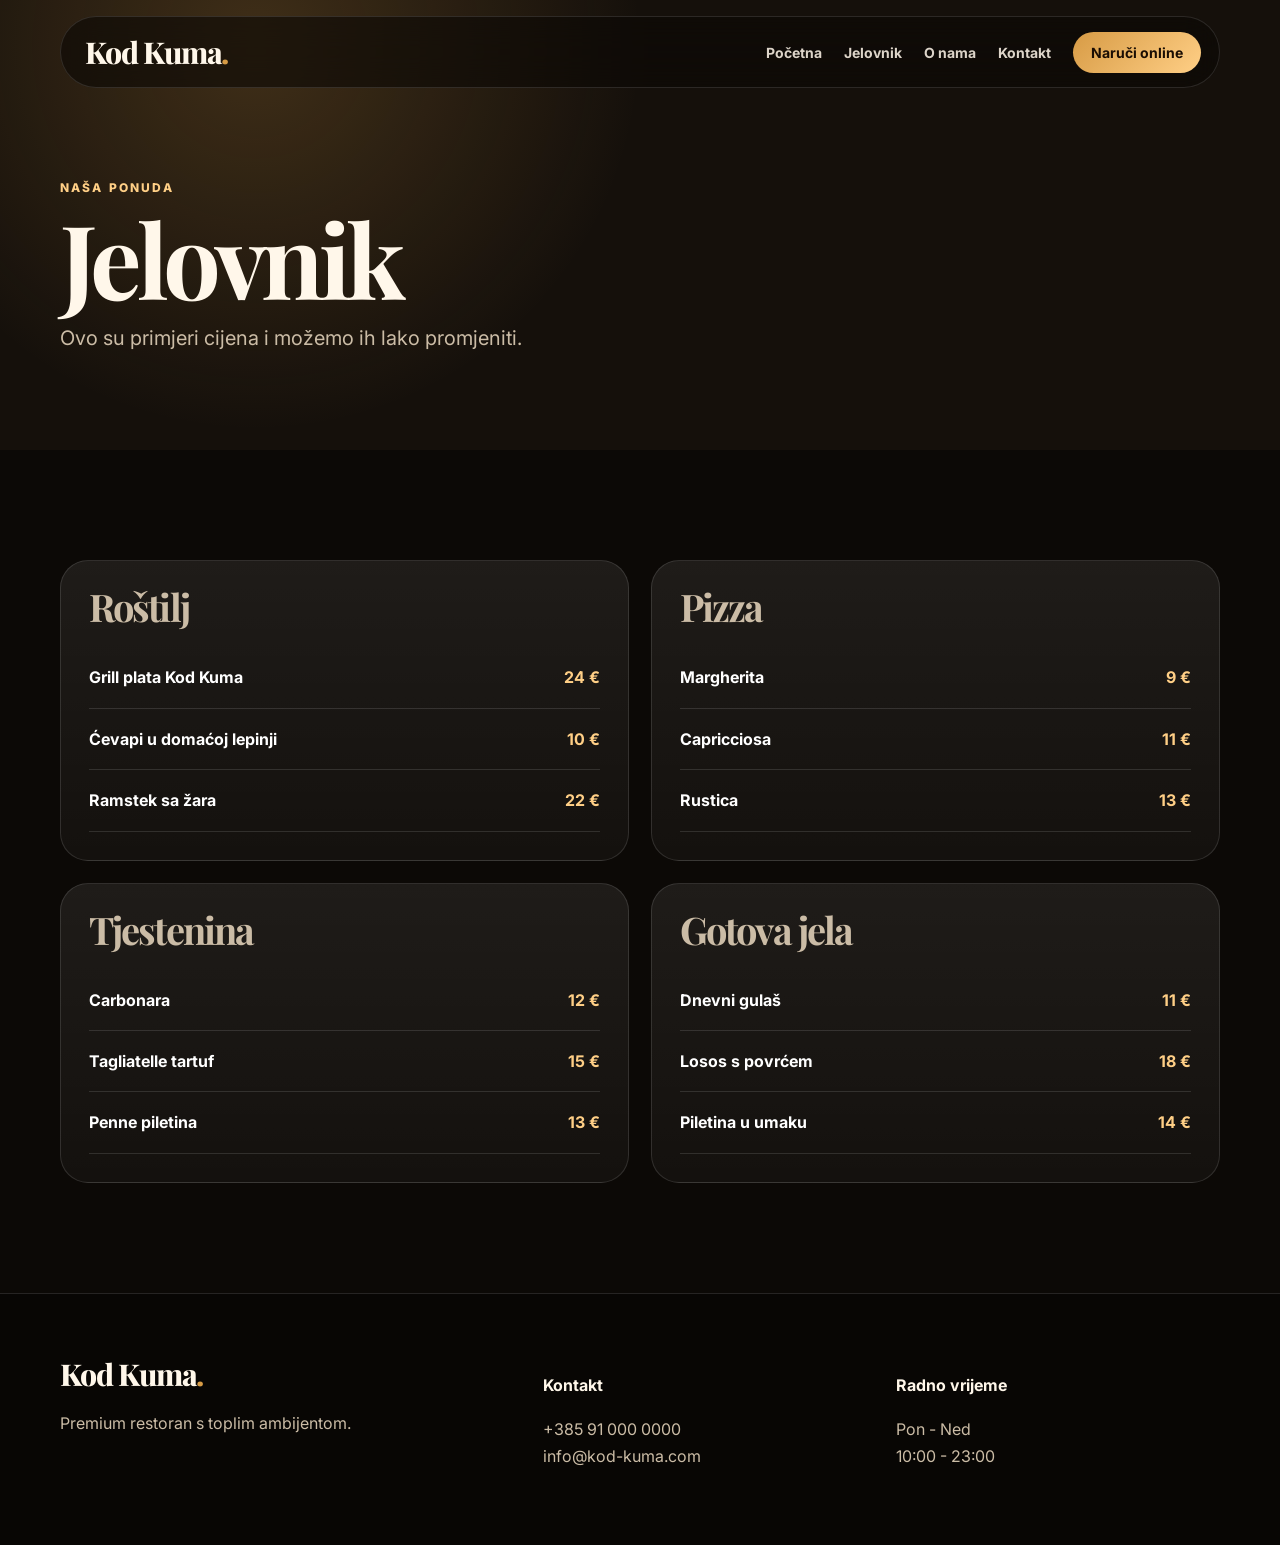
<file: jelovnik.html>
<!doctype html><html lang="hr"><head><meta charset="utf-8"><meta name="viewport" content="width=device-width, initial-scale=1"><title>Jelovnik | Restoran Kod Kuma</title><link rel="preconnect" href="https://fonts.googleapis.com"><link rel="preconnect" href="https://fonts.gstatic.com" crossorigin><link href="https://fonts.googleapis.com/css2?family=Inter:wght@400;500;600;700;800&family=Playfair+Display:wght@600;700;800&display=swap" rel="stylesheet"><link rel="stylesheet" href="assets/css/style.css"></head><body>
<header class="site-header"><a class="logo" href="index.html">Kod Kuma<span>.</span></a><button class="menu-toggle" aria-label="Otvori meni">☰</button><nav class="nav"><a href="index.html">Početna</a><a href="jelovnik.html">Jelovnik</a><a href="o-nama.html">O nama</a><a href="kontakt.html">Kontakt</a><a class="nav-cta" href="narudzba.html">Naruči online</a></nav></header>
<main><section class="page-hero"><div class="container"><p class="eyebrow">Naša ponuda</p><h1>Jelovnik</h1><p>Ovo su primjeri cijena i možemo ih lako promjeniti.</p></div></section><section class="section-padding"><div class="container menu-grid">
<div class="menu-box"><h2>Roštilj</h2><div class="menu-item"><span>Grill plata Kod Kuma</span><b>24 €</b></div><div class="menu-item"><span>Ćevapi u domaćoj lepinji</span><b>10 €</b></div><div class="menu-item"><span>Ramstek sa žara</span><b>22 €</b></div></div>
<div class="menu-box"><h2>Pizza</h2><div class="menu-item"><span>Margherita</span><b>9 €</b></div><div class="menu-item"><span>Capricciosa</span><b>11 €</b></div><div class="menu-item"><span>Rustica</span><b>13 €</b></div></div>
<div class="menu-box"><h2>Tjestenina</h2><div class="menu-item"><span>Carbonara</span><b>12 €</b></div><div class="menu-item"><span>Tagliatelle tartuf</span><b>15 €</b></div><div class="menu-item"><span>Penne piletina</span><b>13 €</b></div></div>
<div class="menu-box"><h2>Gotova jela</h2><div class="menu-item"><span>Dnevni gulaš</span><b>11 €</b></div><div class="menu-item"><span>Losos s povrćem</span><b>18 €</b></div><div class="menu-item"><span>Piletina u umaku</span><b>14 €</b></div></div>
</div></section></main><footer class="footer"><div class="container footer-grid"><div><a class="logo" href="index.html">Kod Kuma<span>.</span></a><p>Premium restoran s toplim ambijentom.</p></div><div><h4>Kontakt</h4><p>+385 91 000 0000<br>info@kod-kuma.com</p></div><div><h4>Radno vrijeme</h4><p>Pon - Ned<br>10:00 - 23:00</p></div></div></footer><script src="assets/js/main.js"></script></body></html>
</file>
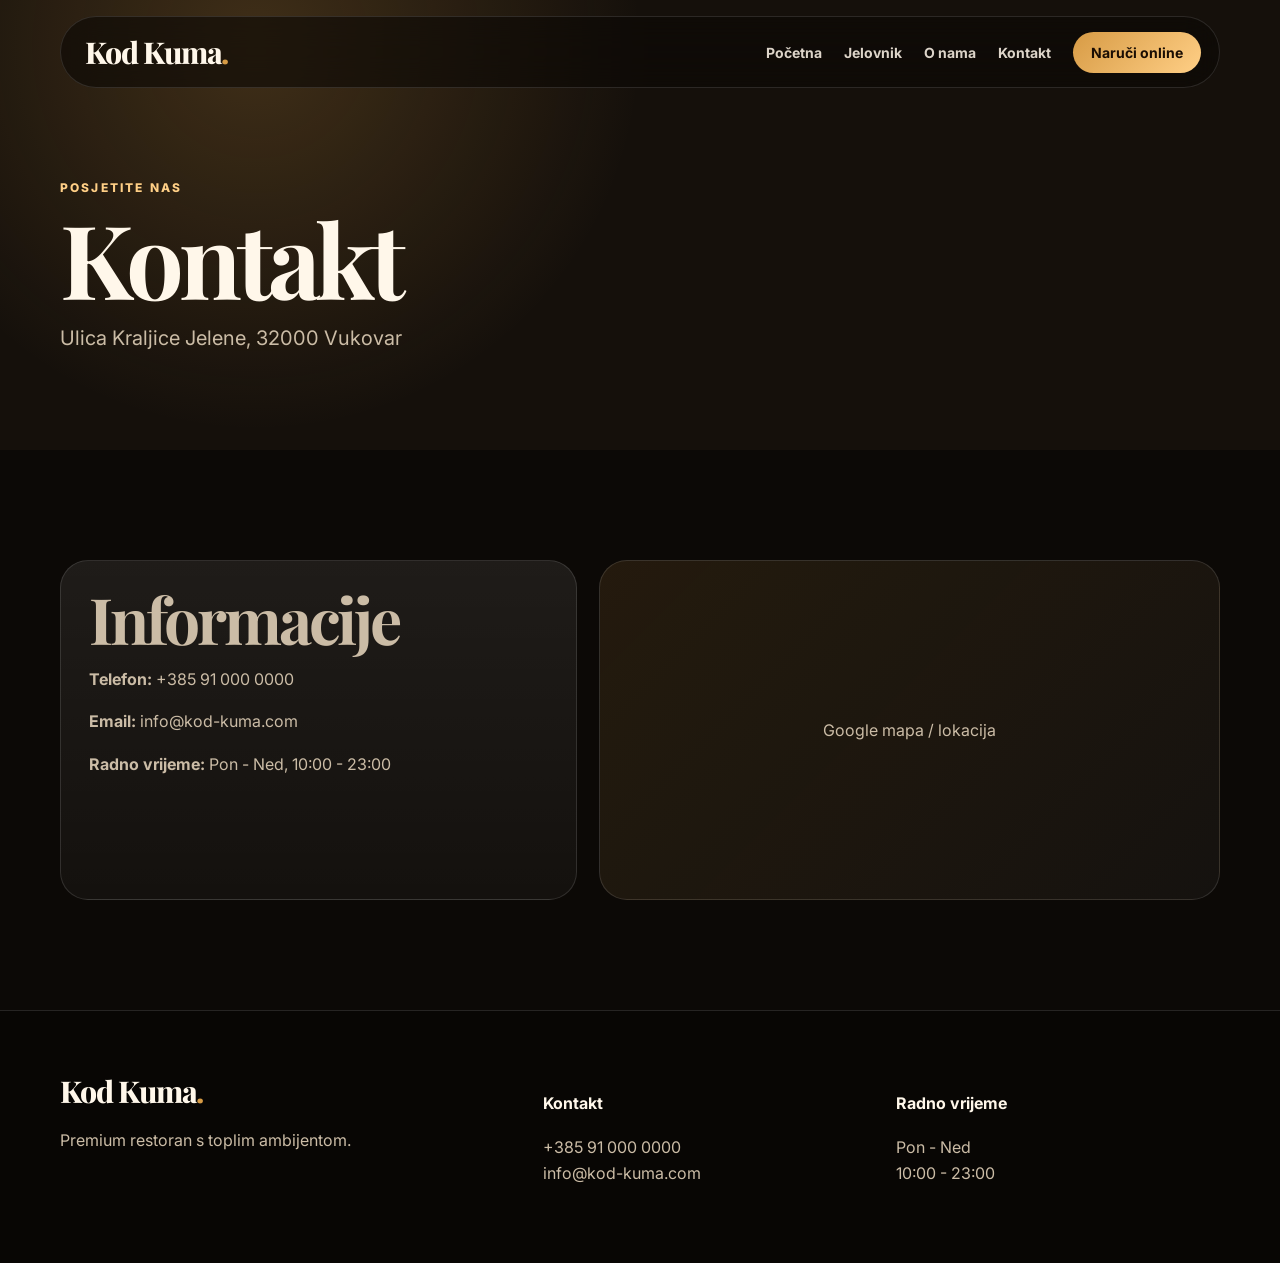
<file: kontakt.html>
<!doctype html><html lang="hr"><head><meta charset="utf-8"><meta name="viewport" content="width=device-width, initial-scale=1"><title>Kontakt | Restoran Kod Kuma</title><link rel="preconnect" href="https://fonts.googleapis.com"><link rel="preconnect" href="https://fonts.gstatic.com" crossorigin><link href="https://fonts.googleapis.com/css2?family=Inter:wght@400;500;600;700;800&family=Playfair+Display:wght@600;700;800&display=swap" rel="stylesheet"><link rel="stylesheet" href="assets/css/style.css"></head><body><header class="site-header"><a class="logo" href="index.html">Kod Kuma<span>.</span></a><button class="menu-toggle" aria-label="Otvori meni">☰</button><nav class="nav"><a href="index.html">Početna</a><a href="jelovnik.html">Jelovnik</a><a href="o-nama.html">O nama</a><a href="kontakt.html">Kontakt</a><a class="nav-cta" href="narudzba.html">Naruči online</a></nav></header><main><section class="page-hero"><div class="container"><p class="eyebrow">Posjetite nas</p><h1>Kontakt</h1><p>Ulica Kraljice Jelene, 32000 Vukovar</p></div></section><section class="section-padding"><div class="container contact-grid"><div class="contact-card"><h2>Informacije</h2><p><b>Telefon:</b> +385 91 000 0000</p><p><b>Email:</b> info@kod-kuma.com</p><p><b>Radno vrijeme:</b> Pon - Ned, 10:00 - 23:00</p></div><div class="map-placeholder">Google mapa / lokacija</div></div></section></main><footer class="footer"><div class="container footer-grid"><div><a class="logo" href="index.html">Kod Kuma<span>.</span></a><p>Premium restoran s toplim ambijentom.</p></div><div><h4>Kontakt</h4><p>+385 91 000 0000<br>info@kod-kuma.com</p></div><div><h4>Radno vrijeme</h4><p>Pon - Ned<br>10:00 - 23:00</p></div></div></footer><script src="assets/js/main.js"></script></body></html>
</file>
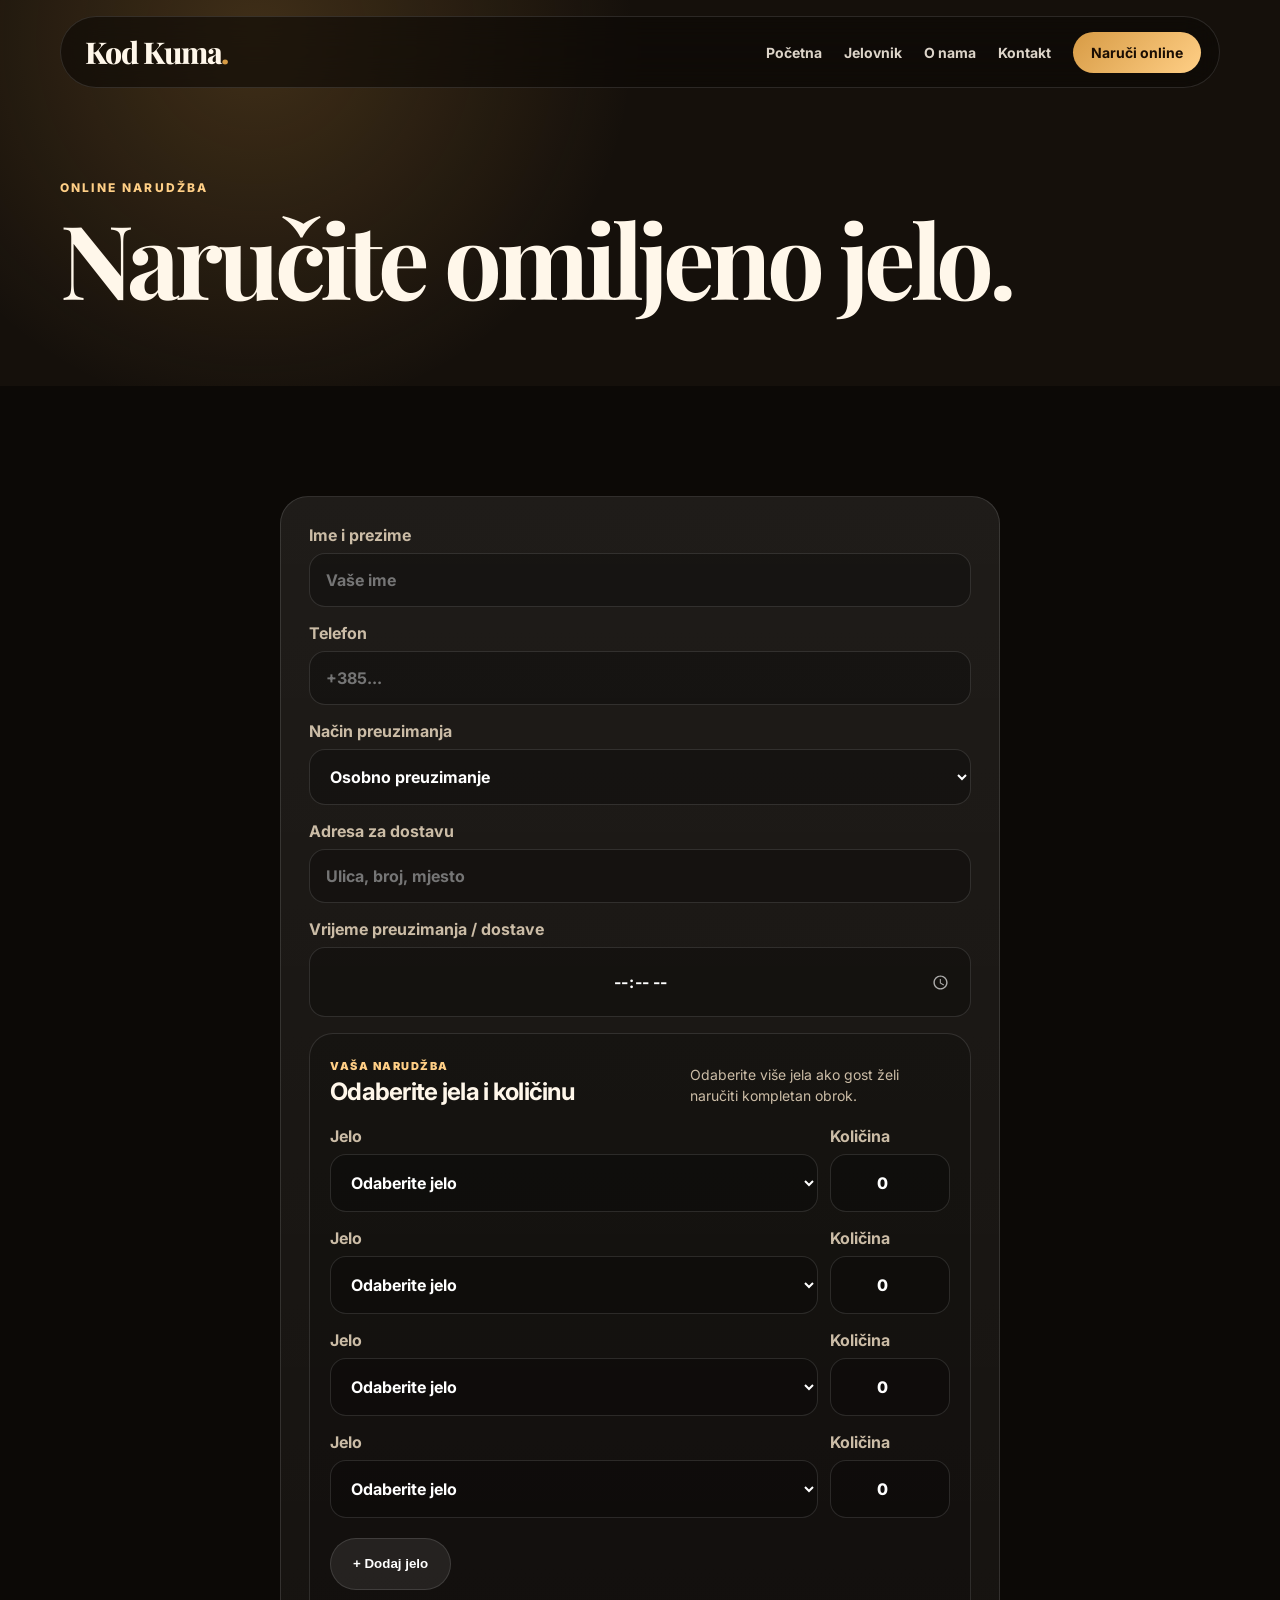
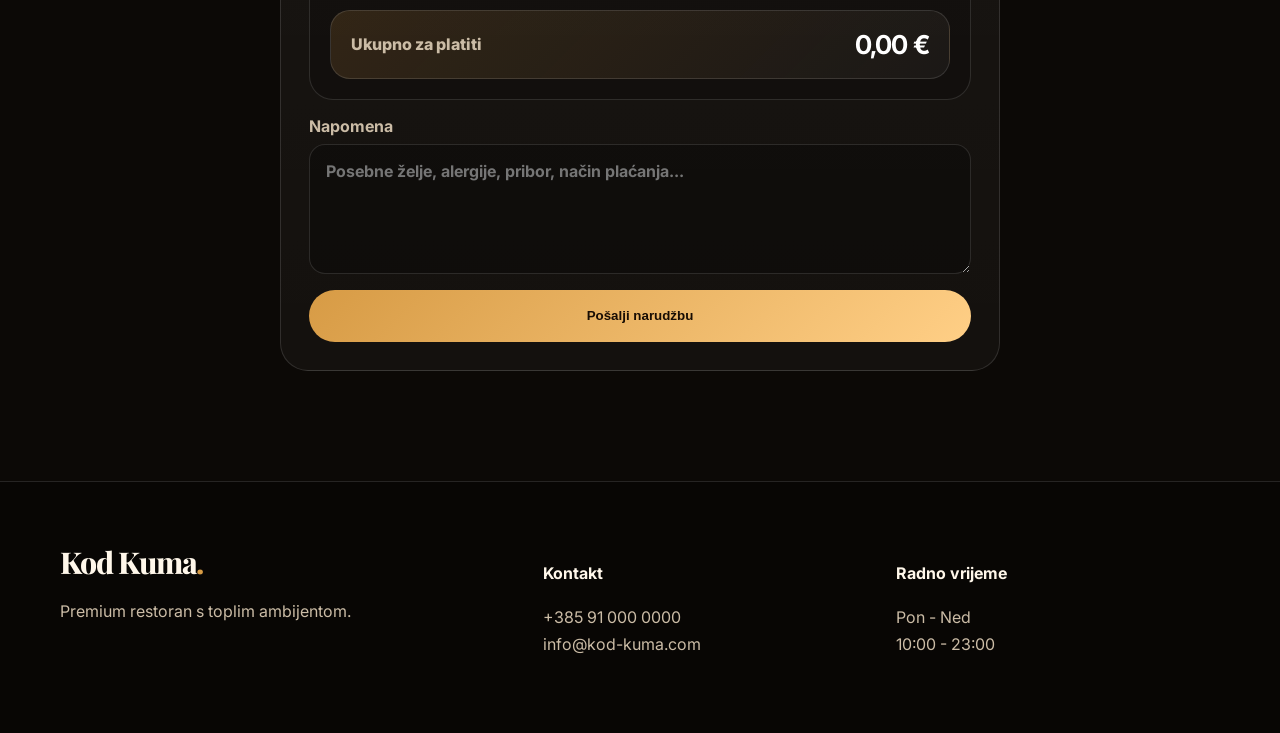
<file: narudzba.html>
<!doctype html>
<html lang="hr">
<head>
  <meta charset="utf-8" />
  <meta name="viewport" content="width=device-width, initial-scale=1" />
  <title>Online narudžba | Restoran Kod Kuma</title>
  <meta name="description" content="Naručite roštilj, pizzu, tjesteninu i gotova jela online." />
  <link rel="preconnect" href="https://fonts.googleapis.com">
  <link rel="preconnect" href="https://fonts.gstatic.com" crossorigin>
  <link href="https://fonts.googleapis.com/css2?family=Inter:wght@400;500;600;700;800&family=Playfair+Display:wght@600;700;800&display=swap" rel="stylesheet">
  <link rel="stylesheet" href="assets/css/style.css" />
</head>
<body>
  <header class="site-header">
    <a class="logo" href="index.html">Kod Kuma<span>.</span></a>
    <button class="menu-toggle" aria-label="Otvori meni">☰</button>
    <nav class="nav">
      <a href="index.html">Početna</a>
      <a href="jelovnik.html">Jelovnik</a>
      <a href="o-nama.html">O nama</a>
      <a href="kontakt.html">Kontakt</a>
      <a class="nav-cta" href="narudzba.html">Naruči online</a>
    </nav>
  </header>

  <main>
    <section class="page-hero">
      <div class="container">
        <p class="eyebrow">Online narudžba</p>
        <h1>Naručite omiljeno jelo.</h1>
      </div>
    </section>

    <section class="section-padding">
      <div class="container form-wrap">
        <form class="form" action="https://api.web3forms.com/submit" method="POST">
          <input type="hidden" name="access_key" value="OVDJE_UBACI_WEB3FORMS_ACCESS_KEY">
          <input type="hidden" name="subject" value="Nova online narudžba - Restoran Kod Kuma">
          <input type="hidden" name="from_name" value="Restoran Kod Kuma web stranica">
          <input type="checkbox" name="botcheck" class="hidden" style="display:none;">

          <label>Ime i prezime
            <input type="text" name="ime_i_prezime" placeholder="Vaše ime" required>
          </label>

          <label>Telefon
            <input type="tel" name="telefon" placeholder="+385..." required>
          </label>

          <label>Način preuzimanja
            <select name="nacin_preuzimanja" required>
              <option value="Osobno preuzimanje">Osobno preuzimanje</option>
              <option value="Dostava">Dostava</option>
            </select>
          </label>

          <label>Adresa za dostavu
            <input type="text" name="adresa" placeholder="Ulica, broj, mjesto">
          </label>

          <label class="centered-picker">Vrijeme preuzimanja / dostave
            <input type="time" name="vrijeme" aria-label="Odaberite vrijeme">
          </label>

          <div class="order-builder">
            <div class="order-builder-head">
              <div>
                <span class="small-label">Vaša narudžba</span>
                <h2>Odaberite jela i količinu</h2>
              </div>
              <p>Odaberite više jela ako gost želi naručiti kompletan obrok.</p>
            </div>

            <div class="order-row">
              <label>Jelo
                <select class="dish-select" name="jelo_1">
                  <option value="">Odaberite jelo</option>
                  <optgroup label="Roštilj">
                    <option value="Grill plata Kod Kuma - 24 €">Grill plata Kod Kuma - 24 €</option>
                    <option value="Ćevapi u domaćoj lepinji - 10 €">Ćevapi u domaćoj lepinji - 10 €</option>
                    <option value="Ramstek sa žara - 22 €">Ramstek sa žara - 22 €</option>
                  </optgroup>
                  <optgroup label="Pizza">
                    <option value="Margherita - 9 €">Margherita - 9 €</option>
                    <option value="Capricciosa - 11 €">Capricciosa - 11 €</option>
                    <option value="Rustica - 13 €">Rustica - 13 €</option>
                  </optgroup>
                  <optgroup label="Tjestenina">
                    <option value="Carbonara - 12 €">Carbonara - 12 €</option>
                    <option value="Tagliatelle tartuf - 15 €">Tagliatelle tartuf - 15 €</option>
                    <option value="Penne piletina - 13 €">Penne piletina - 13 €</option>
                  </optgroup>
                  <optgroup label="Gotova jela">
                    <option value="Dnevni gulaš - 11 €">Dnevni gulaš - 11 €</option>
                    <option value="Losos s povrćem - 18 €">Losos s povrćem - 18 €</option>
                    <option value="Piletina u umaku - 14 €">Piletina u umaku - 14 €</option>
                  </optgroup>
                </select>
              </label>
              <label>Količina
                <input class="dish-qty" type="number" name="kolicina_1" min="0" max="20" value="0">
              </label>
            </div>

            <div class="order-row">
              <label>Jelo
                <select class="dish-select" name="jelo_2">
                  <option value="">Odaberite jelo</option>
                  <optgroup label="Roštilj">
                    <option value="Grill plata Kod Kuma - 24 €">Grill plata Kod Kuma - 24 €</option>
                    <option value="Ćevapi u domaćoj lepinji - 10 €">Ćevapi u domaćoj lepinji - 10 €</option>
                    <option value="Ramstek sa žara - 22 €">Ramstek sa žara - 22 €</option>
                  </optgroup>
                  <optgroup label="Pizza">
                    <option value="Margherita - 9 €">Margherita - 9 €</option>
                    <option value="Capricciosa - 11 €">Capricciosa - 11 €</option>
                    <option value="Rustica - 13 €">Rustica - 13 €</option>
                  </optgroup>
                  <optgroup label="Tjestenina">
                    <option value="Carbonara - 12 €">Carbonara - 12 €</option>
                    <option value="Tagliatelle tartuf - 15 €">Tagliatelle tartuf - 15 €</option>
                    <option value="Penne piletina - 13 €">Penne piletina - 13 €</option>
                  </optgroup>
                  <optgroup label="Gotova jela">
                    <option value="Dnevni gulaš - 11 €">Dnevni gulaš - 11 €</option>
                    <option value="Losos s povrćem - 18 €">Losos s povrćem - 18 €</option>
                    <option value="Piletina u umaku - 14 €">Piletina u umaku - 14 €</option>
                  </optgroup>
                </select>
              </label>
              <label>Količina
                <input class="dish-qty" type="number" name="kolicina_2" min="0" max="20" value="0">
              </label>
            </div>

            <div class="order-row">
              <label>Jelo
                <select class="dish-select" name="jelo_3">
                  <option value="">Odaberite jelo</option>
                  <optgroup label="Roštilj">
                    <option value="Grill plata Kod Kuma - 24 €">Grill plata Kod Kuma - 24 €</option>
                    <option value="Ćevapi u domaćoj lepinji - 10 €">Ćevapi u domaćoj lepinji - 10 €</option>
                    <option value="Ramstek sa žara - 22 €">Ramstek sa žara - 22 €</option>
                  </optgroup>
                  <optgroup label="Pizza">
                    <option value="Margherita - 9 €">Margherita - 9 €</option>
                    <option value="Capricciosa - 11 €">Capricciosa - 11 €</option>
                    <option value="Rustica - 13 €">Rustica - 13 €</option>
                  </optgroup>
                  <optgroup label="Tjestenina">
                    <option value="Carbonara - 12 €">Carbonara - 12 €</option>
                    <option value="Tagliatelle tartuf - 15 €">Tagliatelle tartuf - 15 €</option>
                    <option value="Penne piletina - 13 €">Penne piletina - 13 €</option>
                  </optgroup>
                  <optgroup label="Gotova jela">
                    <option value="Dnevni gulaš - 11 €">Dnevni gulaš - 11 €</option>
                    <option value="Losos s povrćem - 18 €">Losos s povrćem - 18 €</option>
                    <option value="Piletina u umaku - 14 €">Piletina u umaku - 14 €</option>
                  </optgroup>
                </select>
              </label>
              <label>Količina
                <input class="dish-qty" type="number" name="kolicina_3" min="0" max="20" value="0">
              </label>
            </div>

            <div class="order-row">
              <label>Jelo
                <select class="dish-select" name="jelo_4">
                  <option value="">Odaberite jelo</option>
                  <optgroup label="Roštilj">
                    <option value="Grill plata Kod Kuma - 24 €">Grill plata Kod Kuma - 24 €</option>
                    <option value="Ćevapi u domaćoj lepinji - 10 €">Ćevapi u domaćoj lepinji - 10 €</option>
                    <option value="Ramstek sa žara - 22 €">Ramstek sa žara - 22 €</option>
                  </optgroup>
                  <optgroup label="Pizza">
                    <option value="Margherita - 9 €">Margherita - 9 €</option>
                    <option value="Capricciosa - 11 €">Capricciosa - 11 €</option>
                    <option value="Rustica - 13 €">Rustica - 13 €</option>
                  </optgroup>
                  <optgroup label="Tjestenina">
                    <option value="Carbonara - 12 €">Carbonara - 12 €</option>
                    <option value="Tagliatelle tartuf - 15 €">Tagliatelle tartuf - 15 €</option>
                    <option value="Penne piletina - 13 €">Penne piletina - 13 €</option>
                  </optgroup>
                  <optgroup label="Gotova jela">
                    <option value="Dnevni gulaš - 11 €">Dnevni gulaš - 11 €</option>
                    <option value="Losos s povrćem - 18 €">Losos s povrćem - 18 €</option>
                    <option value="Piletina u umaku - 14 €">Piletina u umaku - 14 €</option>
                  </optgroup>
                </select>
              </label>
              <label>Količina
                <input class="dish-qty" type="number" name="kolicina_4" min="0" max="20" value="0">
              </label>
            </div>

            <button class="btn ghost add-dish-btn" type="button" id="add-dish">+ Dodaj jelo</button>

            <div class="order-total-box">
              <span>Ukupno za platiti</span>
              <strong id="order-total">0 €</strong>
            </div>

            <input type="hidden" id="narudzba-summary" name="narudzba" value="">
            <input type="hidden" id="narudzba-total" name="ukupna_cijena" value="0 €">
          </div>

          <label>Napomena
            <textarea name="napomena" placeholder="Posebne želje, alergije, pribor, način plaćanja..."></textarea>
          </label>

          <button class="btn primary" type="submit">Pošalji narudžbu</button>
        </form>
      </div>
    </section>
  </main>

  <footer class="footer">
    <div class="container footer-grid">
      <div><a class="logo" href="index.html">Kod Kuma<span>.</span></a><p>Premium restoran s toplim ambijentom.</p></div>
      <div><h4>Kontakt</h4><p>+385 91 000 0000<br>info@kod-kuma.com</p></div>
      <div><h4>Radno vrijeme</h4><p>Pon - Ned<br>10:00 - 23:00</p></div>
    </div>
  </footer>

  <script src="assets/js/main.js"></script>
</body>
</html>
</file>
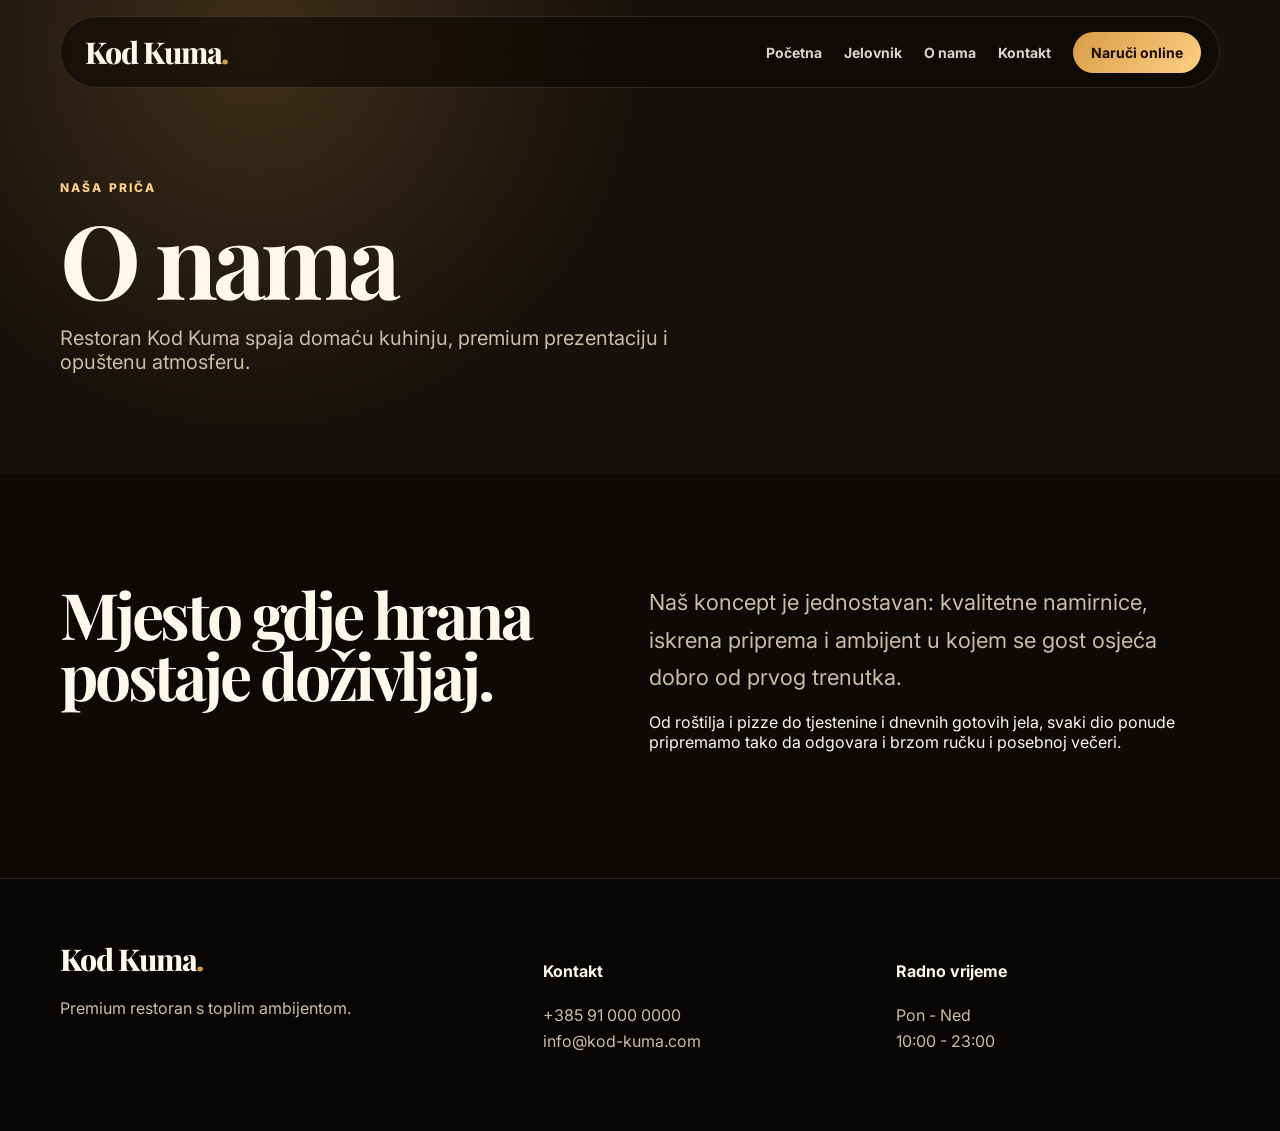
<file: o-nama.html>
<!doctype html><html lang="hr"><head><meta charset="utf-8"><meta name="viewport" content="width=device-width, initial-scale=1"><title>O nama | Restoran Kod Kuma</title><link rel="preconnect" href="https://fonts.googleapis.com"><link rel="preconnect" href="https://fonts.gstatic.com" crossorigin><link href="https://fonts.googleapis.com/css2?family=Inter:wght@400;500;600;700;800&family=Playfair+Display:wght@600;700;800&display=swap" rel="stylesheet"><link rel="stylesheet" href="assets/css/style.css"></head><body><header class="site-header"><a class="logo" href="index.html">Kod Kuma<span>.</span></a><button class="menu-toggle" aria-label="Otvori meni">☰</button><nav class="nav"><a href="index.html">Početna</a><a href="jelovnik.html">Jelovnik</a><a href="o-nama.html">O nama</a><a href="kontakt.html">Kontakt</a><a class="nav-cta" href="narudzba.html">Naruči online</a></nav></header><main><section class="page-hero"><div class="container"><p class="eyebrow">Naša priča</p><h1>O nama</h1><p>Restoran Kod Kuma spaja domaću kuhinju, premium prezentaciju i opuštenu atmosferu.</p></div></section><section class="section-padding"><div class="container two-col"><div><h2>Mjesto gdje hrana postaje doživljaj.</h2></div><div><p class="large">Naš koncept je jednostavan: kvalitetne namirnice, iskrena priprema i ambijent u kojem se gost osjeća dobro od prvog trenutka.</p><p>Od roštilja i pizze do tjestenine i dnevnih gotovih jela, svaki dio ponude pripremamo tako da odgovara i brzom ručku i posebnoj večeri.</p></div></div></section></main><footer class="footer"><div class="container footer-grid"><div><a class="logo" href="index.html">Kod Kuma<span>.</span></a><p>Premium restoran s toplim ambijentom.</p></div><div><h4>Kontakt</h4><p>+385 91 000 0000<br>info@kod-kuma.com</p></div><div><h4>Radno vrijeme</h4><p>Pon - Ned<br>10:00 - 23:00</p></div></div></footer><script src="assets/js/main.js"></script></body></html>
</file>
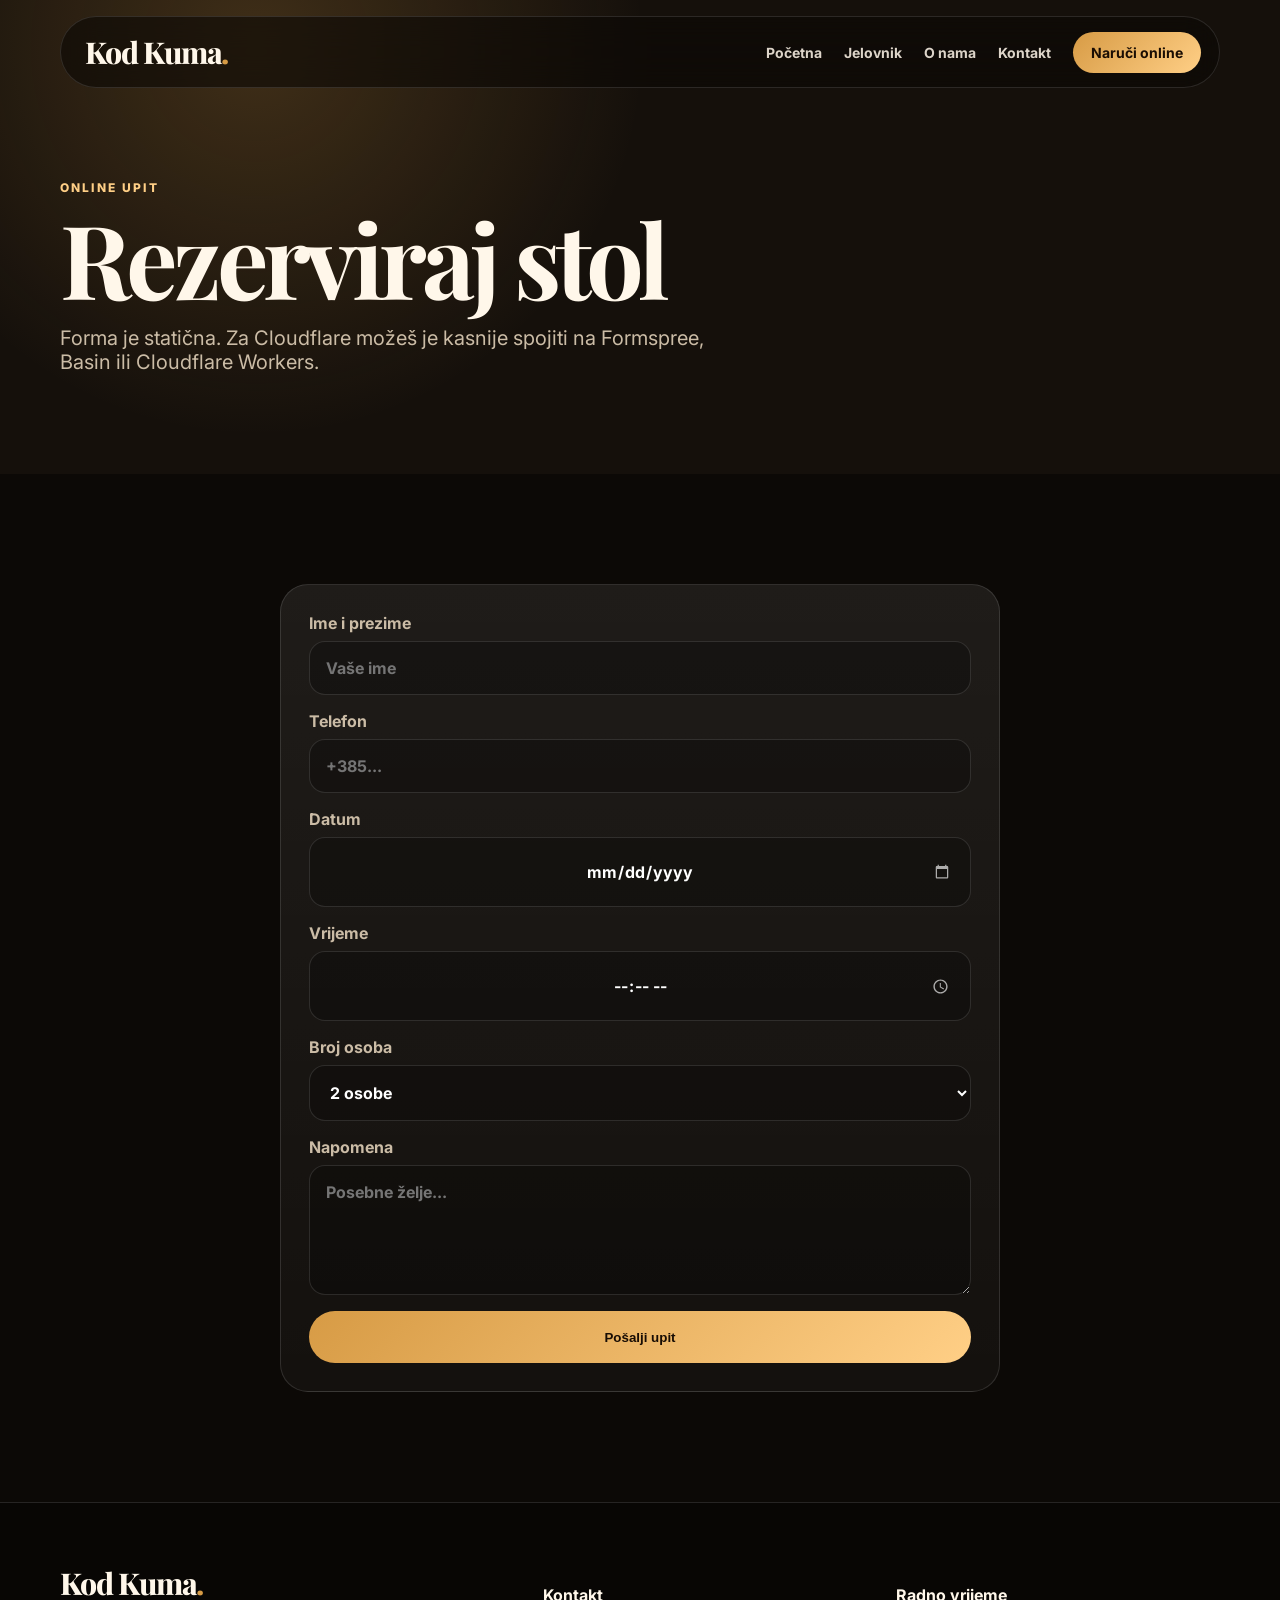
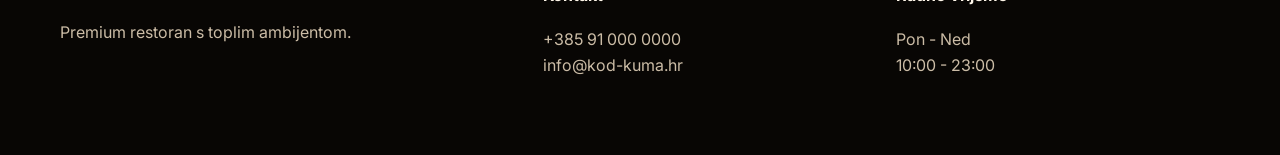
<file: rezervacija.html>
<!doctype html><html lang="hr"><head><meta charset="utf-8"><meta name="viewport" content="width=device-width, initial-scale=1"><title>Rezervacija | Kod Kuma</title><link rel="preconnect" href="https://fonts.googleapis.com"><link rel="preconnect" href="https://fonts.gstatic.com" crossorigin><link href="https://fonts.googleapis.com/css2?family=Inter:wght@400;500;600;700;800&family=Playfair+Display:wght@600;700;800&display=swap" rel="stylesheet"><link rel="stylesheet" href="assets/css/style.css"></head><body><header class="site-header"><a class="logo" href="index.html" aria-label="Kod Kuma početna">Kod Kuma<span>.</span></a><button class="menu-toggle" aria-label="Otvori meni">☰</button><nav class="nav"><a href="index.html">Početna</a><a href="jelovnik.html">Jelovnik</a><a href="o-nama.html">O nama</a><a href="kontakt.html">Kontakt</a><a class="nav-cta" href="narudzba.html">Naruči online</a></nav></header><main><section class="page-hero"><div class="container"><p class="eyebrow">Online upit</p><h1>Rezerviraj stol</h1><p>Forma je statična. Za Cloudflare možeš je kasnije spojiti na Formspree, Basin ili Cloudflare Workers.</p></div></section><section class="section-padding"><div class="container form-wrap"><form class="form"><label>Ime i prezime<input type="text" placeholder="Vaše ime"></label><label>Telefon<input type="tel" placeholder="+385..."></label><label class="picker-label centered-picker">Datum<input type="date" aria-label="Odaberite datum"></label><label class="picker-label centered-picker">Vrijeme<input type="time" aria-label="Odaberite vrijeme"></label><label>Broj osoba<select><option>2 osobe</option><option>3 osobe</option><option>4 osobe</option><option>5+ osoba</option></select></label><label>Napomena<textarea placeholder="Posebne želje..."></textarea></label><button class="btn primary" type="button">Pošalji upit</button></form></div></section></main><footer class="footer"><div class="container footer-grid"><div><a class="logo" href="index.html" aria-label="Kod Kuma početna">Kod Kuma<span>.</span></a><p>Premium restoran s toplim ambijentom.</p></div><div><h4>Kontakt</h4><p>+385 91 000 0000<br>info@kod-kuma.hr</p></div><div><h4>Radno vrijeme</h4><p>Pon - Ned<br>10:00 - 23:00</p></div></div></footer><script src="assets/js/main.js"></script></body></html>
</file>
<file: assets/css/style.css>
:root{
  --bg:#0c0906;--bg2:#15100b;--text:#fff7ea;--muted:#cbbca6;--gold:#d79b45;--gold2:#ffcf86;--line:rgba(255,255,255,.12);--card:rgba(255,255,255,.06);
}
*{box-sizing:border-box}html{scroll-behavior:smooth}body{margin:0;background:var(--bg);color:var(--text);font-family:Inter,system-ui,sans-serif;overflow-x:hidden}a{color:inherit;text-decoration:none}img{max-width:100%;display:block}.container{width:min(1160px,calc(100% - 40px));margin:auto}.site-header{position:fixed;top:16px;left:50%;transform:translateX(-50%);width:min(1160px,calc(100% - 32px));height:72px;display:flex;align-items:center;justify-content:space-between;padding:0 18px 0 24px;border:1px solid var(--line);border-radius:999px;background:rgba(12,9,6,.62);backdrop-filter:blur(18px);z-index:50}.logo{font-family:'Playfair Display',serif;font-size:30px;font-weight:800;letter-spacing:-.04em}.logo span{color:var(--gold)}.nav{display:flex;gap:22px;align-items:center;font-weight:700;font-size:14px;color:rgba(255,247,234,.86)}.nav a:hover{color:#fff}.nav-cta{padding:12px 18px;border-radius:999px;background:linear-gradient(135deg,var(--gold),var(--gold2));color:#1a0d03!important}.menu-toggle{display:none;background:none;border:0;color:#fff;font-size:28px}.hero{position:relative;min-height:100vh;display:grid;place-items:center;overflow:hidden}.hero-bg{position:absolute;inset:0;background:url('../img/hero-restoran.avif') center/cover no-repeat;transform:scale(1.06)}.hero-overlay{position:absolute;inset:0;background:radial-gradient(circle at 35% 45%,rgba(0,0,0,.1),rgba(0,0,0,.78) 60%,#0c0906 100%),linear-gradient(90deg,rgba(0,0,0,.72),transparent)}.hero-content{position:relative;z-index:2;width:min(760px,calc(100% - 40px));margin-right:auto;margin-left:clamp(20px,8vw,120px);padding-top:80px}.eyebrow{text-transform:uppercase;letter-spacing:.18em;font-size:12px;font-weight:800;color:var(--gold2);margin:0 0 14px}.hero h1,.page-hero h1,h2{font-family:'Playfair Display',serif;line-height:.95;letter-spacing:-.05em;margin:0}.hero h1{font-size:clamp(54px,8vw,110px);max-width:850px}.hero p:not(.eyebrow){font-size:clamp(17px,2vw,21px);color:var(--muted);line-height:1.65;max-width:650px}.btn{display:inline-flex;align-items:center;justify-content:center;min-height:52px;padding:0 22px;border-radius:999px;font-weight:800;border:1px solid var(--line);transition:.25s}.btn.primary{background:linear-gradient(135deg,var(--gold),var(--gold2));color:#180d04;border:0}.btn.ghost{background:rgba(255,255,255,.08);color:#fff}.btn:hover{transform:translateY(-2px)}.hero-actions,.panorama-buttons{display:flex;gap:12px;flex-wrap:wrap;margin-top:26px}.section-padding{padding:110px 0}.two-col{display:grid;grid-template-columns:1fr 1.1fr;gap:70px;align-items:start}h2{font-size:clamp(42px,5vw,76px)}.large{font-size:22px;line-height:1.7;color:var(--muted);margin:0}.panorama-section{height:480vh;position:relative}.panorama-sticky{position:sticky;top:0;height:100vh;overflow:hidden;background:#000}.panorama-img{position:absolute;inset:0;background-image:url('../img/panorama-restoran.avif');background-size:auto 112%;background-position:0% center;background-repeat:no-repeat;will-change:background-position,transform;transform:scale(1.04)}.panorama-dark{position:absolute;inset:0;background:linear-gradient(90deg,rgba(0,0,0,.72),rgba(0,0,0,.2) 45%,rgba(0,0,0,.82)),linear-gradient(0deg,rgba(0,0,0,.65),transparent 35%,rgba(0,0,0,.35))}.panorama-copy{position:absolute;left:clamp(22px,8vw,110px);top:50%;transform:translateY(-50%);width:min(520px,calc(100% - 44px));opacity:0;pointer-events:none}.panorama-copy h2{font-size:clamp(42px,6vw,86px);text-shadow:0 18px 70px rgba(0,0,0,.8)}.panorama-copy p:not(.eyebrow){font-size:18px;line-height:1.7;color:#eadbc6}.copy-4{pointer-events:auto}.panorama-progress{position:absolute;left:50%;bottom:34px;transform:translateX(-50%);width:min(520px,calc(100% - 44px));height:4px;background:rgba(255,255,255,.18);border-radius:999px;overflow:hidden}.panorama-progress span{display:block;width:0%;height:100%;background:linear-gradient(90deg,var(--gold),var(--gold2))}.section-head{text-align:center;margin-bottom:42px}.cards{display:grid;grid-template-columns:repeat(3,1fr);gap:18px}.card,.menu-box,.contact-card,.form,.map-placeholder{border:1px solid var(--line);background:linear-gradient(180deg,rgba(255,255,255,.08),rgba(255,255,255,.035));border-radius:28px;padding:28px}.card span{color:var(--gold2);font-weight:900}.card h3{font-size:24px;margin:22px 0 10px}.card p,.footer p,.menu-box,.contact-card{color:var(--muted);line-height:1.65}.page-hero{padding:180px 0 80px;background:radial-gradient(circle at 20% 10%,rgba(215,155,69,.22),transparent 35%),var(--bg2)}.page-hero h1{font-size:clamp(56px,8vw,108px)}.page-hero p:not(.eyebrow){font-size:20px;color:var(--muted);max-width:650px}.menu-grid{display:grid;grid-template-columns:repeat(2,1fr);gap:22px}.menu-box h2{font-size:38px;margin-bottom:22px}.menu-item{display:flex;justify-content:space-between;gap:20px;padding:17px 0;border-bottom:1px solid var(--line);font-weight:700;color:#fff}.menu-item b{color:var(--gold2)}.form-wrap{width:min(720px,calc(100% - 40px))}.form{display:grid;gap:16px}.form label{display:grid;gap:8px;color:var(--muted);font-weight:700}.form input,.form select,.form textarea{width:100%;border:1px solid var(--line);background:rgba(0,0,0,.25);color:#fff;border-radius:16px;padding:16px;font:inherit}.form textarea{min-height:130px}
/* Ispravak za mobile: datum i vrijeme su centrirani u boxu */
.form label.centered-picker{
  text-align:center;
}
.form label.centered-picker input[type="date"],
.form label.centered-picker input[type="time"]{
  min-height:70px;
  height:70px;
  display:flex;
  align-items:center;
  justify-content:center;
  text-align:center;
  padding:0 18px;
  line-height:70px;
  -webkit-appearance:none;
  appearance:none;
}
.form label.centered-picker input[type="date"]::-webkit-date-and-time-value,
.form label.centered-picker input[type="time"]::-webkit-date-and-time-value{
  text-align:center;
  width:100%;
}
.form label.centered-picker input[type="date"]::-webkit-calendar-picker-indicator,
.form label.centered-picker input[type="time"]::-webkit-calendar-picker-indicator{
  position:absolute;
  right:18px;
  opacity:.65;
  filter:invert(1);
}
.form label.centered-picker input[type="date"],
.form label.centered-picker input[type="time"]{
  position:relative;
}
.contact-grid{display:grid;grid-template-columns:1fr 1.2fr;gap:22px}.map-placeholder{min-height:340px;display:grid;place-items:center;color:var(--muted);background:linear-gradient(135deg,rgba(215,155,69,.12),rgba(255,255,255,.04))}.footer{padding:60px 0;border-top:1px solid var(--line);background:#080604}.footer-grid{display:grid;grid-template-columns:1.4fr 1fr 1fr;gap:30px}.reveal{opacity:0;transform:translateY(36px)}
@media (max-width:900px){.menu-toggle{display:block}.nav{position:absolute;top:86px;left:0;right:0;display:none;flex-direction:column;align-items:stretch;padding:20px;background:rgba(12,9,6,.96);border:1px solid var(--line);border-radius:26px}.nav.open{display:flex}.two-col,.cards,.menu-grid,.contact-grid,.footer-grid{grid-template-columns:1fr}.section-padding{padding:76px 0}.panorama-img{background-size:auto 105%}.panorama-copy{top:auto;bottom:86px;transform:none}.hero-content{margin-left:20px}.site-header{top:10px}.hero h1{font-size:52px}}
@media (prefers-reduced-motion:reduce){*{scroll-behavior:auto!important;animation:none!important;transition:none!important}.reveal{opacity:1;transform:none}.panorama-copy{opacity:1;position:relative;top:auto;bottom:auto;transform:none;padding:30px}.panorama-section{height:auto}.panorama-sticky{position:relative;height:auto;min-height:100vh}}

/* Online narudžba - izbor jela i količina */
.order-builder{
  display:grid;
  gap:16px;
  border:1px solid var(--line);
  background:rgba(0,0,0,.16);
  border-radius:24px;
  padding:20px;
}
.order-builder-head{
  display:flex;
  align-items:flex-end;
  justify-content:space-between;
  gap:18px;
  margin-bottom:4px;
}
.order-builder-head h2{
  font-family:Inter,system-ui,sans-serif;
  font-size:24px;
  letter-spacing:-.03em;
  line-height:1.15;
  margin:4px 0 0;
}
.order-builder-head p{
  max-width:260px;
  margin:0;
  color:var(--muted);
  line-height:1.5;
  font-size:14px;
}
.small-label{
  color:var(--gold2);
  text-transform:uppercase;
  letter-spacing:.14em;
  font-size:11px;
  font-weight:900;
}
.order-row{
  display:grid;
  grid-template-columns:1fr 120px;
  gap:12px;
  align-items:end;
}
.order-row select,
.order-row input[type="number"]{
  min-height:58px;
}
.order-row input[type="number"]{
  text-align:center;
  font-weight:800;
}
@media (max-width:640px){
  .order-builder{padding:16px;border-radius:22px}
  .order-builder-head{display:block}
  .order-builder-head p{max-width:none;margin-top:8px}
  .order-row{grid-template-columns:1fr 96px;gap:10px}
  .order-row select,.order-row input[type="number"]{min-height:56px;padding:13px 12px}
}

.add-dish-btn{
  width:max-content;
  margin-top:4px;
  cursor:pointer;
}
.order-total-box{
  display:flex;
  justify-content:space-between;
  align-items:center;
  gap:16px;
  border:1px solid rgba(255,255,255,.12);
  background:linear-gradient(135deg,rgba(215,155,69,.16),rgba(255,255,255,.04));
  border-radius:20px;
  padding:18px 20px;
  margin-top:4px;
}
.order-total-box span{
  color:var(--muted);
  font-weight:800;
}
.order-total-box strong{
  color:#fff;
  font-size:26px;
  letter-spacing:-.03em;
}
@media (max-width:640px){
  .add-dish-btn{width:100%}
  .order-total-box{padding:16px;align-items:flex-start;flex-direction:column;gap:6px}
  .order-total-box strong{font-size:24px}
}


/* Dorada: centriranje polja za vrijeme na stranici online narudžbe */
.form label.centered-picker{
  text-align:left;
}
.form label.centered-picker input[type="time"]{
  width:100%;
  min-height:70px;
  height:70px;
  display:flex;
  align-items:center;
  justify-content:center;
  text-align:center;
  text-align-last:center;
  padding:0 18px;
  line-height:70px;
  box-sizing:border-box;
  -webkit-appearance:none;
  appearance:none;
}
.form label.centered-picker input[type="time"]::-webkit-date-and-time-value{
  width:100%;
  text-align:center;
  display:block;
}
.form label.centered-picker input[type="time"]::-webkit-calendar-picker-indicator{
  position:absolute;
  right:18px;
  opacity:.65;
  filter:invert(1);
}
.form label.centered-picker input[type="time"]{
  position:relative;
}
</file>
